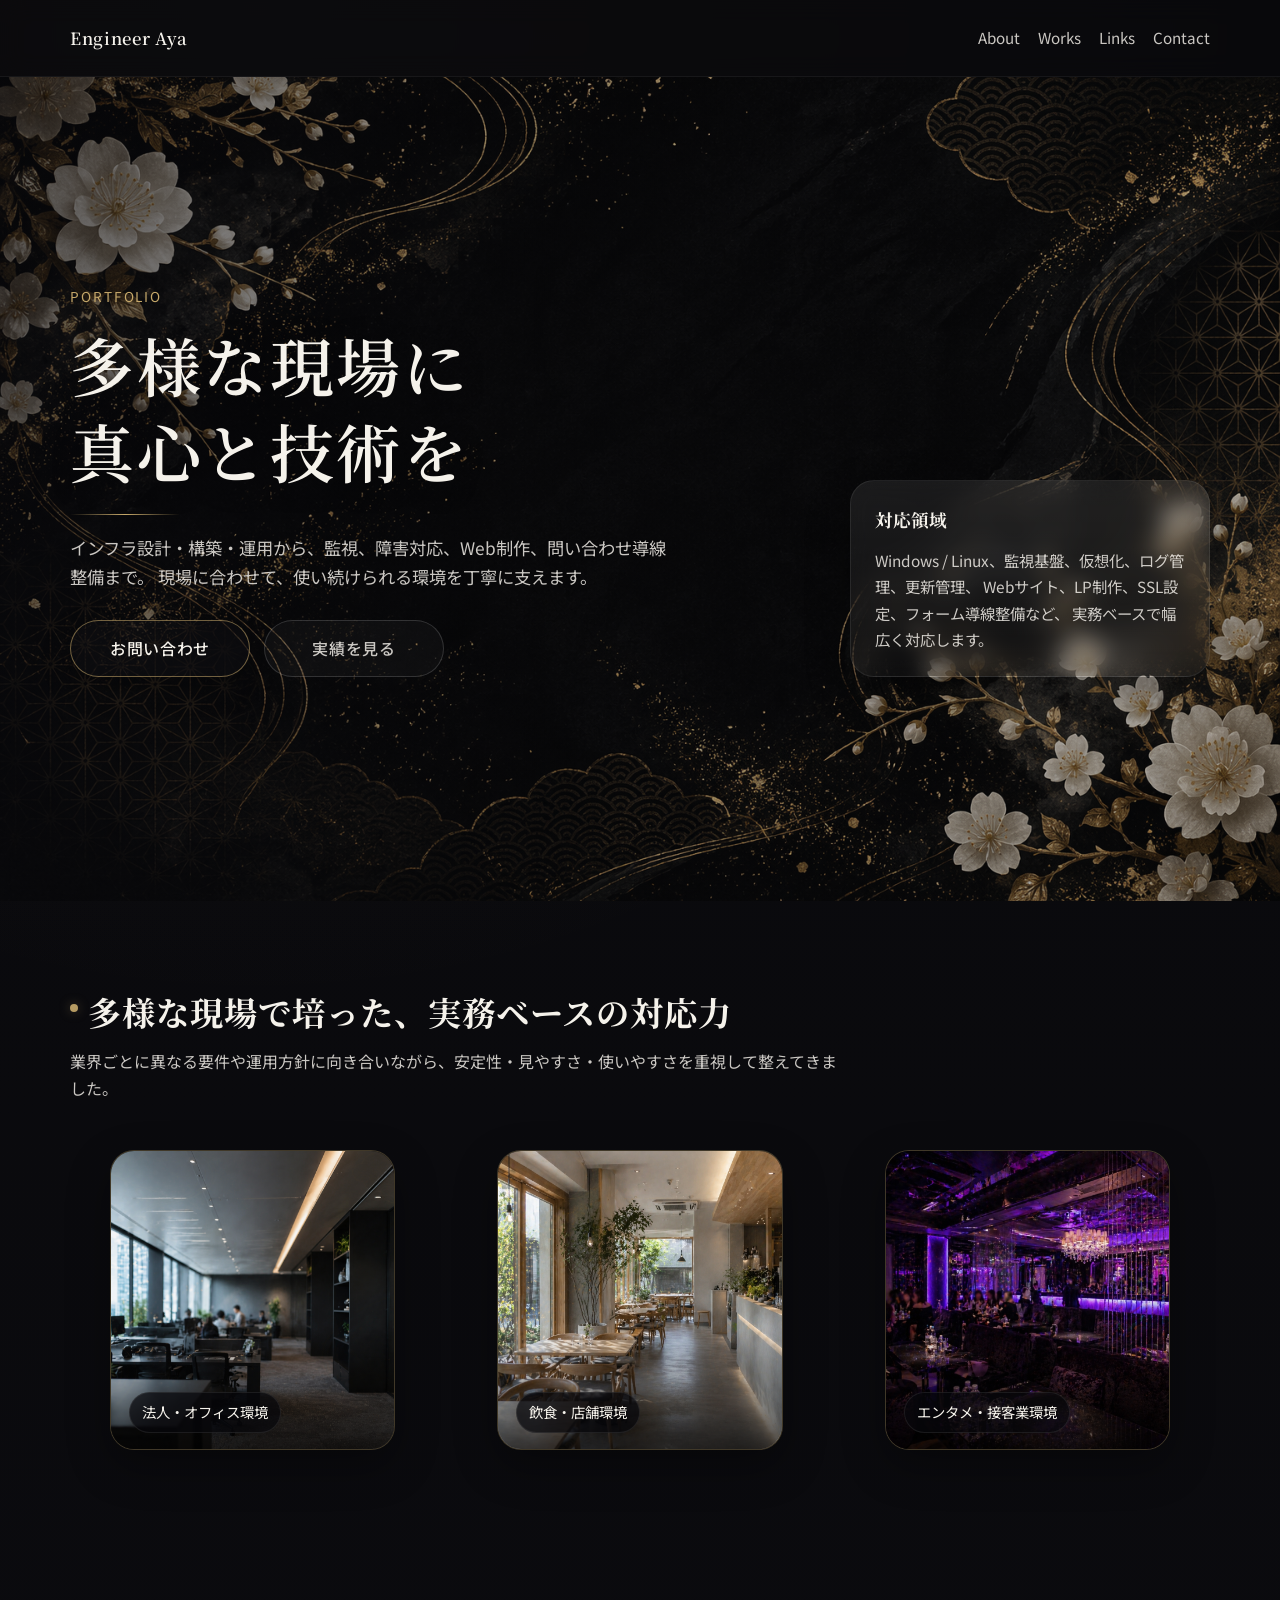
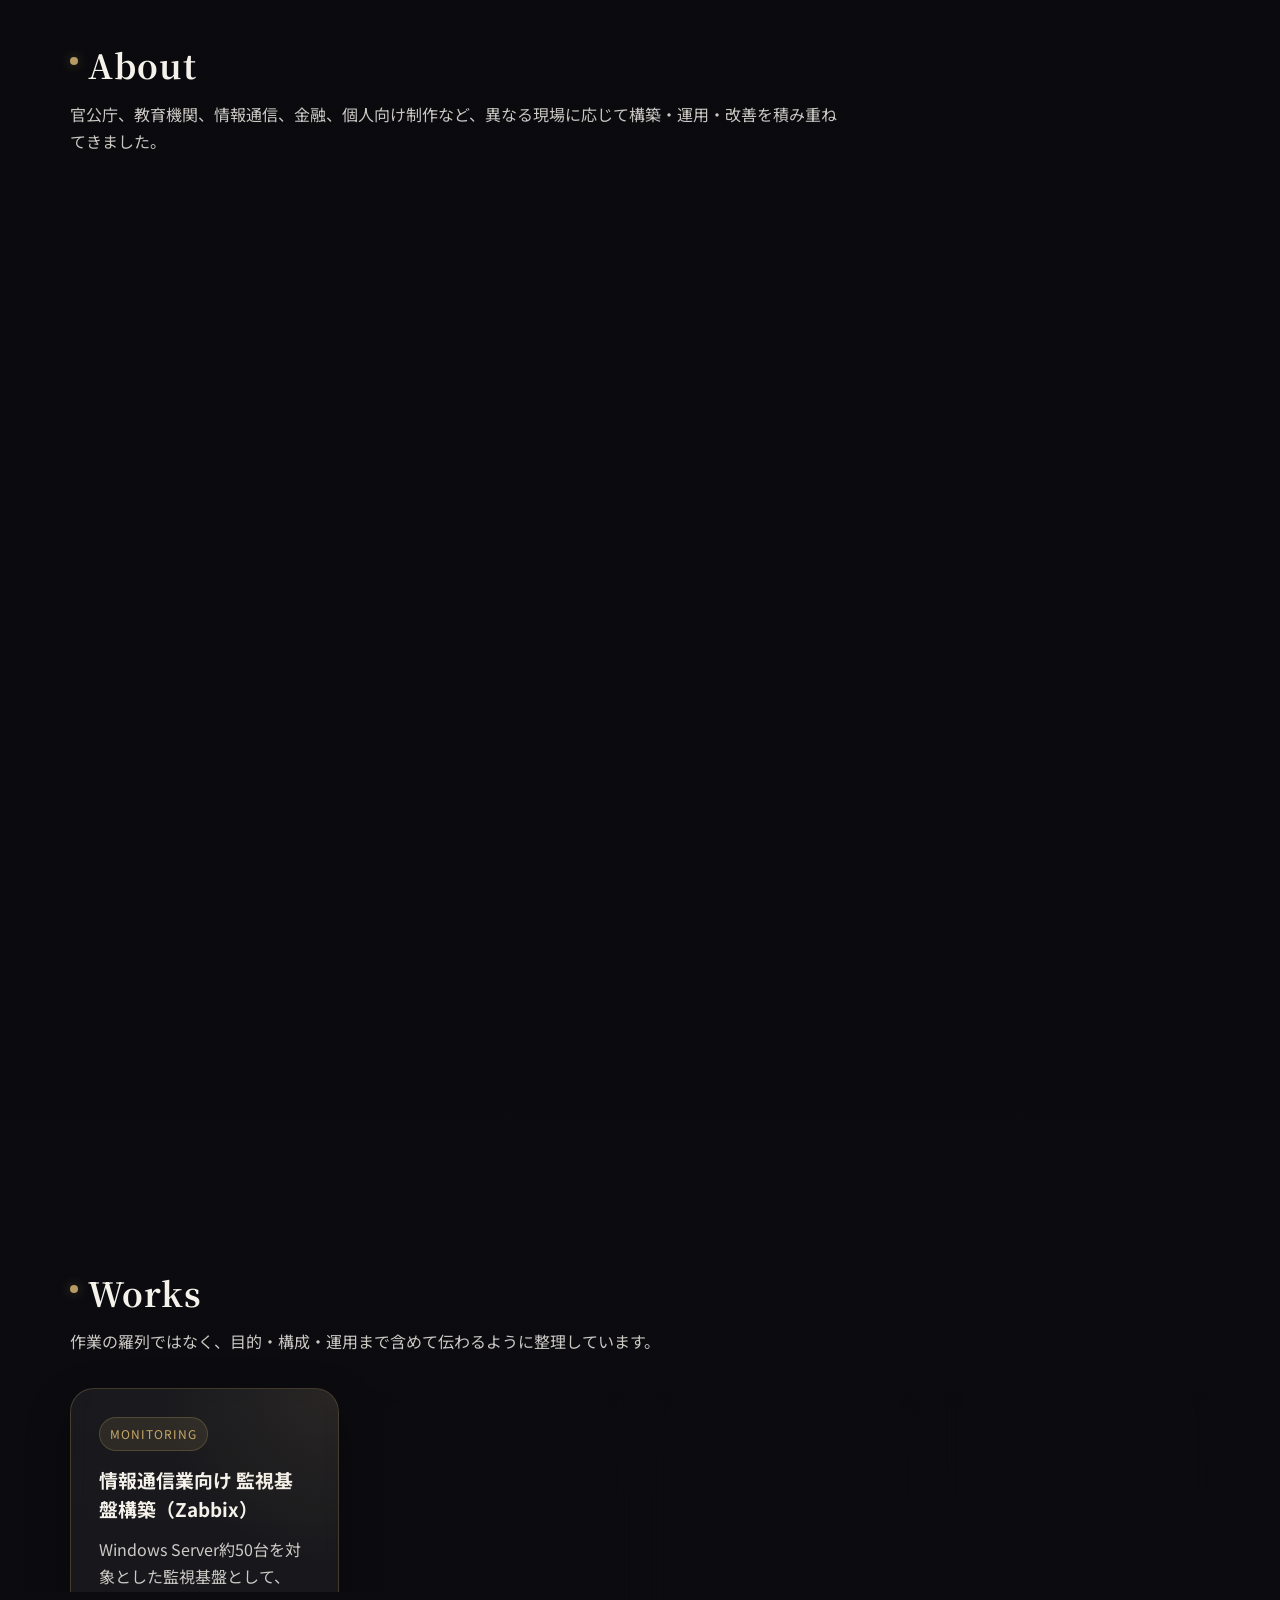
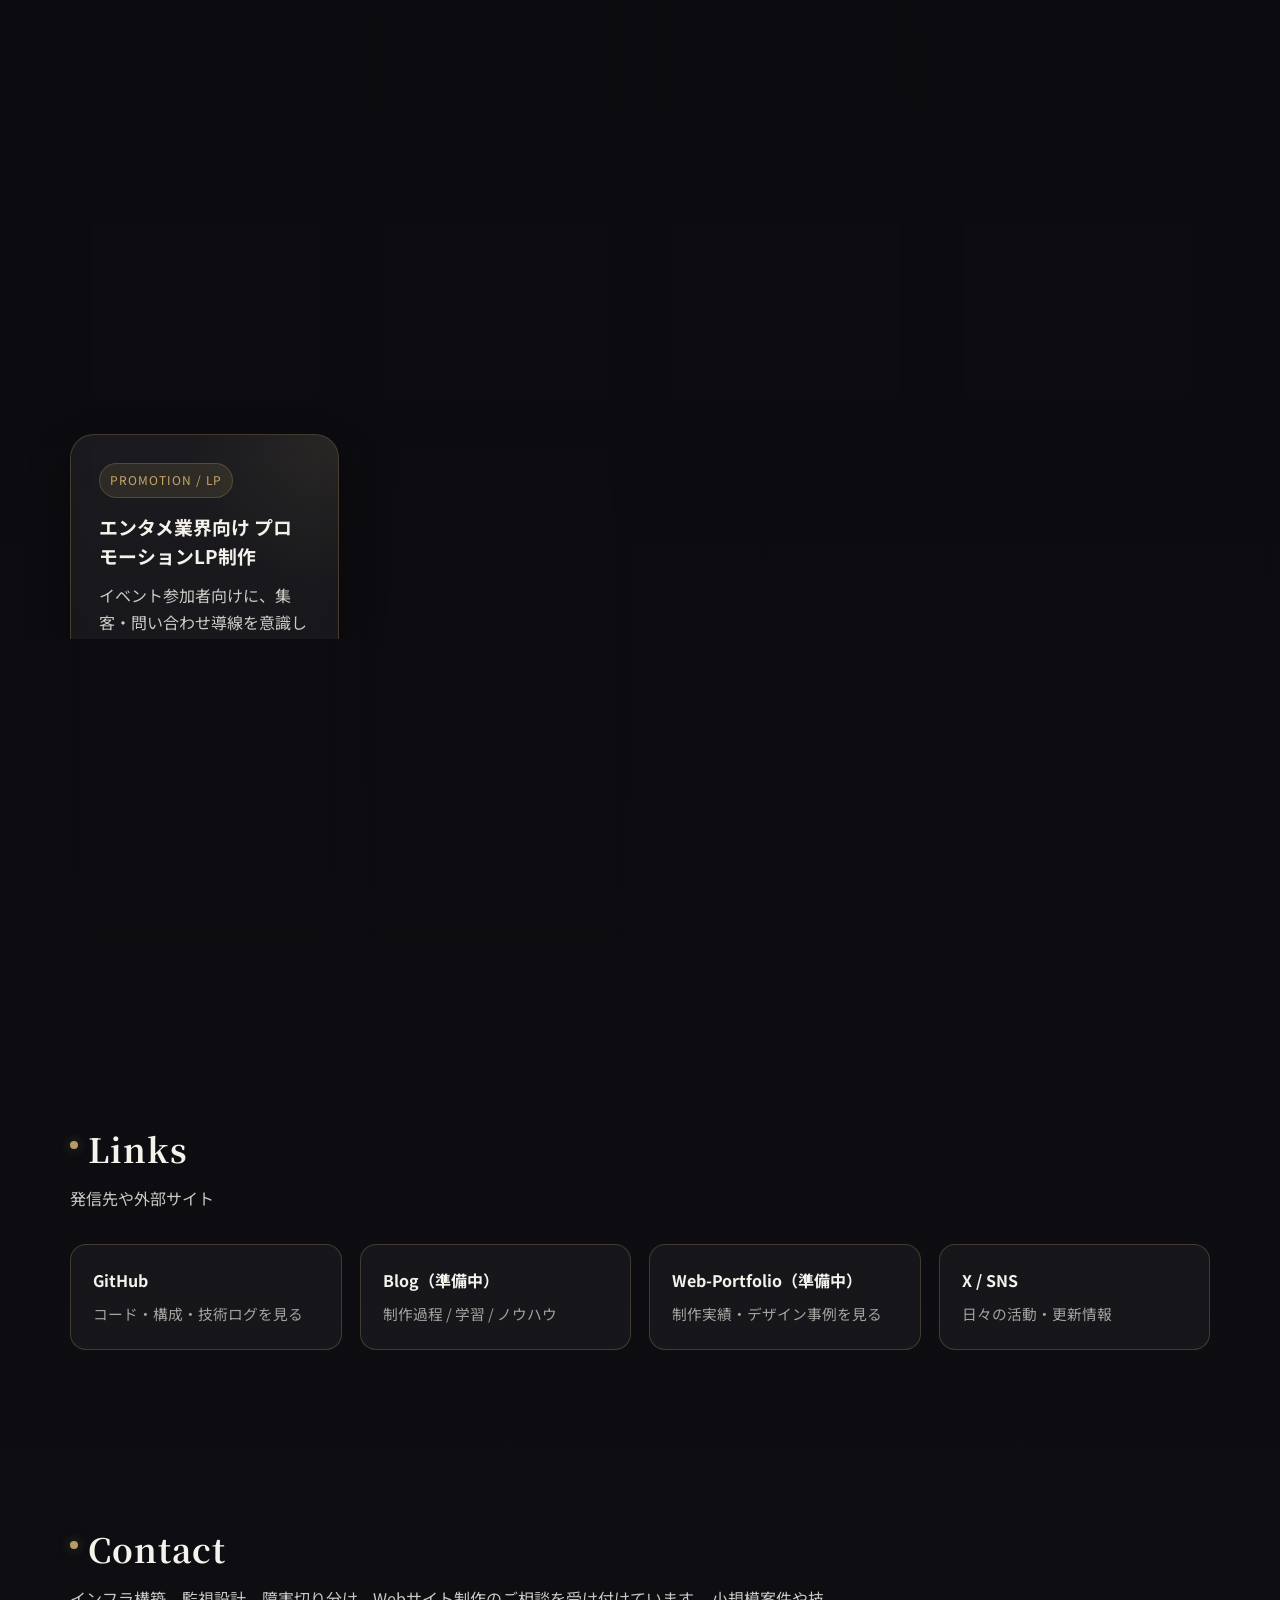
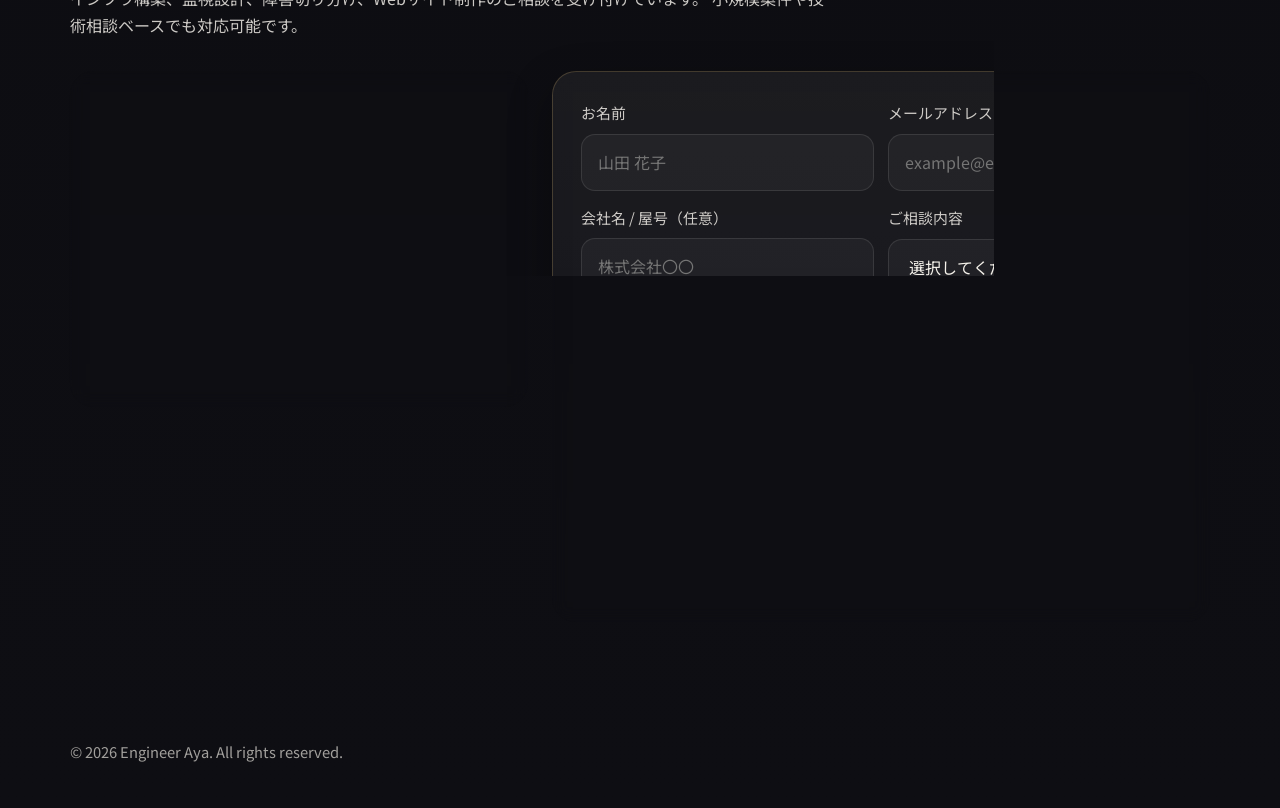
<file: index.html>
<!DOCTYPE html>
<html lang="ja">
<head>
  <meta charset="UTF-8" />
  <meta name="viewport" content="width=device-width, initial-scale=1.0" />
  <title>Engineer Aya | 多様な現場に、しなやかで強い技術を。</title>
  <meta name="description" content="インフラ設計・構築・運用からWeb制作まで。多様な現場に、しなやかで強い技術を提供するEngineer Ayaのポートフォリオ。" />
  <meta name="theme-color" content="#0b0b0f" />

  <link rel="preconnect" href="https://fonts.googleapis.com">
  <link rel="preconnect" href="https://fonts.gstatic.com" crossorigin>
  <link href="https://fonts.googleapis.com/css2?family=Noto+Sans+JP:wght@400;500;700&family=Noto+Serif+JP:wght@500;600;700&display=swap" rel="stylesheet">

  <style>
    :root {
      --bg: #0b0b0f;
      --bg-2: #131319;
      --panel: rgba(255,255,255,.06);
      --panel-2: rgba(255,255,255,.04);
      --line: rgba(198,168,106,.26);
      --line-strong: rgba(198,168,106,.52);
      --gold: #c6a86a;
      --text: #f5f2eb;
      --text-soft: rgba(245,242,235,.82);
      --muted: rgba(245,242,235,.64);
      --shadow: 0 16px 44px rgba(0,0,0,.32);
      --radius: 24px;
      --radius-sm: 16px;
      --content: 1140px;
      --hero-pad: 96px;
      --transition: .28s ease;
      --header-h: 76px;
    }

    * { box-sizing: border-box }
    html { scroll-behavior: smooth }
    body {
      margin: 0;
      font-family: "Noto Sans JP", system-ui, -apple-system, sans-serif;
      color: var(--text);
      background:
        radial-gradient(circle at 20% 0%, rgba(198,168,106,.05), transparent 18%),
        linear-gradient(180deg, #09090c 0%, #0e0e13 100%);
      line-height: 1.7;
      overflow-x: hidden;
    }

    img { max-width: 100%; display: block }
    a { color: inherit; text-decoration: none }
    button, input, textarea, select { font: inherit }

    .container {
      width: min(var(--content), calc(100% - 32px));
      margin-inline: auto;
    }

    /* ─── Header ─── */
    .site-header {
      position: sticky;
      top: 0;
      z-index: 50;
      backdrop-filter: blur(12px);
      background: rgba(9,9,12,.68);
      border-bottom: 1px solid rgba(255,255,255,.05);
    }
    .header-inner {
      min-height: var(--header-h);
      display: flex;
      align-items: center;
      justify-content: space-between;
      gap: 20px;
    }
    .brand {
      display: flex;
      flex-direction: column;
      gap: 2px;
      line-height: 1.2;
    }
    .brand strong {
      font-family: "Noto Serif JP", serif;
      font-size: 1.05rem;
      font-weight: 600;
      letter-spacing: .04em;
    }
    .brand span {
      color: var(--muted);
      font-size: .82rem;
      letter-spacing: .08em;
      text-transform: uppercase;
    }
    .nav {
      display: flex;
      align-items: center;
      gap: 18px;
      flex-wrap: wrap;
      justify-content: flex-end;
    }
    .nav a {
      color: var(--text-soft);
      font-size: .95rem;
      transition: color var(--transition);
    }
    .nav a:hover { color: var(--text) }

    /* ─── Hero ─── */
    .hero {
      position: relative;
      isolation: isolate;
      min-height: calc(100vh - var(--header-h));
      display: grid;
      align-items: center;
      padding: calc(var(--hero-pad) - 16px) 0 var(--hero-pad);
      background-image:
        linear-gradient(90deg, rgba(8,8,12,.62) 0%, rgba(8,8,12,.38) 42%, rgba(8,8,12,.28) 100%),
        url('/assets/images/backimage.png?v=4');
      background-size: cover;
      background-position: 58% center;
      background-repeat: no-repeat;
      overflow: hidden;
    }
    .hero-grid {
      position: relative;
      z-index: 1;
      display: grid;
      grid-template-columns: 1.1fr .9fr;
      gap: 40px;
      align-items: end;
    }

    /* ─── Hero typography ─── */
    .eyebrow {
      margin: 0 0 14px;
      color: var(--gold);
      font-size: .85rem;
      letter-spacing: .14em;
      text-transform: uppercase;
    }
    .hero-copy {
      margin: 0 0 18px;
      font-family: "Noto Serif JP", serif;
      font-size: clamp(2.2rem, 5vw, 4.6rem);
      line-height: 1.34;
      letter-spacing: .04em;
      font-weight: 600;
      text-wrap: balance;
      text-shadow: 0 4px 30px rgba(0,0,0,.28);
      animation: fadeUp .9s ease both;
    }
    .hero-copy::after {
      content: "";
      display: block;
      width: 110px;
      height: 1px;
      margin-top: 20px;
      background: linear-gradient(90deg, rgba(198,168,106,0), rgba(198,168,106,1), rgba(198,168,106,0));
    }
    .hero-sub {
      margin: 0 0 28px;
      max-width: 42rem;
      color: var(--text-soft);
      font-size: clamp(1rem, 1.4vw, 1.08rem);
      animation: fadeUp 1s ease both;
    }
    .hero-actions {
      display: flex;
      gap: 14px;
      flex-wrap: wrap;
      animation: fadeUp 1.1s ease both;
    }

    /* ─── Buttons ─── */
    .button {
      display: inline-flex;
      align-items: center;
      justify-content: center;
      min-width: 180px;
      padding: 14px 22px;
      border-radius: 999px;
      font-weight: 500;
      letter-spacing: .04em;
      transition: transform var(--transition), border-color var(--transition), background var(--transition), color var(--transition);
      cursor: pointer;
    }
    .button:hover { transform: translateY(-2px) }
    .button-primary {
      background: rgba(15,15,20,.48);
      border: 1px solid rgba(198,168,106,.55);
      box-shadow: 0 10px 30px rgba(0,0,0,.24);
      color: var(--text);
    }
    .button-secondary {
      border: 1px solid rgba(255,255,255,.15);
      color: var(--text-soft);
      background: rgba(255,255,255,.03);
    }

    /* ─── Hero card ─── */
    .hero-card {
      justify-self: end;
      width: min(360px, 100%);
      padding: 24px;
      border-radius: var(--radius);
      border: 1px solid rgba(255,255,255,.08);
      background: linear-gradient(180deg, rgba(255,255,255,.08), rgba(255,255,255,.03));
      backdrop-filter: blur(12px);
      box-shadow: var(--shadow);
      animation: fadeUp 1.15s ease both;
    }
    .hero-card h2 {
      margin: 0 0 12px;
      font-family: "Noto Serif JP", serif;
      font-size: 1.1rem;
    }
    .hero-card p {
      margin: 0;
      color: var(--text-soft);
      font-size: .96rem;
    }

    /* ─── Sections ─── */
    section { padding: 88px 0 }
    .section-head {
      display: flex;
      align-items: end;
      justify-content: space-between;
      gap: 24px;
      margin-bottom: 32px;
    }
    .section-title {
      margin: 0;
      font-family: "Noto Serif JP", serif;
      font-size: clamp(1.65rem, 2.6vw, 2.5rem);
      line-height: 1.4;
      letter-spacing: .03em;
      position: relative;
      padding-left: 18px;
    }
    .section-title::before {
      content: "";
      position: absolute;
      left: 0;
      top: .45em;
      width: 8px;
      height: 8px;
      border-radius: 999px;
      background: rgba(198,168,106,.92);
      box-shadow: 0 0 12px rgba(198,168,106,.35);
    }
    .section-lead {
      margin: 12px 0 0;
      color: var(--text-soft);
      max-width: 48rem;
    }

    /* ─── Industry grid ─── */
    .industry-grid {
      display: grid;
      grid-template-columns: repeat(3, 1fr);
      gap: 22px;
    }
    .image-card {
      position: relative;
      overflow: hidden;
      border-radius: var(--radius);
      background: #111;
      border: 1px solid var(--line);
      box-shadow: var(--shadow);
      min-height: 300px;
    }
    .image-card img {
      width: 100%;
      height: 100%;
      object-fit: cover;
      transition: transform .6s ease;
    }
    .image-card:hover img { transform: scale(1.04) }
    .image-card::after {
      content: "";
      position: absolute;
      inset: auto 0 0 0;
      height: 40%;
      background: linear-gradient(180deg, rgba(0,0,0,0), rgba(0,0,0,.72));
      pointer-events: none;
    }
    .image-card figcaption {
      position: absolute;
      left: 18px;
      bottom: 16px;
      z-index: 1;
      padding: 7px 12px;
      border-radius: 999px;
      font-size: .9rem;
      background: rgba(8,8,12,.72);
      border: 1px solid rgba(255,255,255,.08);
    }

    /* ─── About ─── */
    .about-main {
      display: grid;
      grid-template-columns: .82fr 1.18fr;
      gap: 24px;
      align-items: start;
    }
    .stack { display: grid; gap: 24px }

    /* ─── Cards ─── */
    .profile-card, .card {
      position: relative;
      padding: 28px;
      border: 1px solid var(--line);
      border-radius: var(--radius);
      background: linear-gradient(180deg, rgba(255,255,255,.06), rgba(255,255,255,.03));
      box-shadow: var(--shadow);
      backdrop-filter: blur(8px);
      overflow: hidden;
    }
    .profile-card::before, .card::before {
      content: "";
      position: absolute;
      inset: 0;
      background: radial-gradient(circle at top right, rgba(198,168,106,.09), transparent 26%);
      pointer-events: none;
    }
    .profile-photo {
      overflow: hidden;
      border-radius: calc(var(--radius) - 8px);
      border: 1px solid rgba(255,255,255,.06);
      margin-bottom: 18px;
      aspect-ratio: 4 / 5;
      background: #111;
    }
    .profile-photo img {
      width: 100%;
      height: 100%;
      object-fit: cover;
    }
    .mini {
      color: var(--gold);
      font-size: .82rem;
      letter-spacing: .12em;
      text-transform: uppercase;
      margin-bottom: 8px;
    }
    .profile-card h3, .skill-panel h3, .card h3 {
      margin: 0 0 10px;
      font-family: "Noto Serif JP", serif;
      font-size: 1.35rem;
    }
    .profile-card p, .card p {
      margin: 0;
      color: var(--text-soft);
    }
    .card__label {
      display: inline-block;
      margin-bottom: 14px;
      padding: 6px 10px;
      border-radius: 999px;
      background: rgba(198,168,106,.12);
      border: 1px solid rgba(198,168,106,.24);
      color: var(--gold);
      font-size: .75rem;
      letter-spacing: .08em;
      text-transform: uppercase;
    }

    /* ─── Skills ─── */
    .skill-panel h3 { margin-bottom: 12px }
    .card__lead {
      margin: 0 0 22px;
      color: var(--text-soft);
    }
    .skill-groups {
      display: grid;
      grid-template-columns: repeat(2, minmax(0, 1fr));
      gap: 22px 24px;
    }
    .skill-group {
      padding: 18px 18px 16px;
      border-radius: 18px;
      border: 1px solid rgba(255,255,255,.06);
      background: rgba(255,255,255,.025);
    }
    .skill-group h4 {
      margin: 0 0 14px;
      font-size: 1rem;
      font-weight: 700;
      color: var(--text);
    }
    .pill-list {
      display: flex;
      flex-wrap: wrap;
      gap: 10px;
    }
    .pill {
      padding: 8px 12px;
      border-radius: 999px;
      border: 1px solid rgba(198,168,106,.24);
      background: rgba(198,168,106,.08);
      color: var(--text-soft);
      font-size: .9rem;
      line-height: 1.3;
    }

    /* ─── Works ─── */
    .card-grid {
      display: grid;
      grid-template-columns: repeat(auto-fit, minmax(260px, 1fr));
      gap: 22px;
    }
    .work-card h3 {
      margin: 0 0 12px;
      font-size: 1.18rem;
      line-height: 1.55;
      font-family: "Noto Sans JP", sans-serif;
    }
    .work-card .card__lead { margin: 0 0 16px }
    .work-card ul {
      margin: 0;
      padding-left: 1.15em;
      color: var(--muted);
    }
    .work-card ul li + li { margin-top: 6px }
    .work-card:hover {
      transform: translateY(-4px);
      border-color: var(--line-strong);
      transition: transform var(--transition), border-color var(--transition);
    }

    /* ─── Links ─── */
    .links-grid {
      display: grid;
      grid-template-columns: repeat(auto-fit, minmax(220px, 1fr));
      gap: 18px;
    }
    .link-box {
      padding: 22px;
      border-radius: var(--radius-sm);
      border: 1px solid var(--line);
      background: var(--panel-2);
      transition: transform var(--transition), border-color var(--transition), background var(--transition);
    }
    .link-box:hover {
      transform: translateY(-3px);
      border-color: var(--line-strong);
      background: var(--panel);
    }
    .link-box strong {
      display: block;
      margin-bottom: 6px;
      font-size: 1rem;
    }
    .link-box span {
      color: var(--muted);
      font-size: .92rem;
    }

    /* ─── Contact ─── */
    .contact-grid {
      display: grid;
      grid-template-columns: .82fr 1.18fr;
      gap: 24px;
      align-items: start;
    }
    .contact-copy p {
      color: var(--text-soft);
      margin: 0 0 14px;
    }
    .contact-note {
      margin-top: 18px;
      padding: 18px;
      border-radius: var(--radius-sm);
      background: rgba(198,168,106,.08);
      border: 1px solid rgba(198,168,106,.18);
      color: var(--text-soft);
      font-size: .93rem;
    }

    /* ─── Form ─── */
    .form { display: grid; gap: 14px }
    .form-row {
      display: grid;
      grid-template-columns: 1fr 1fr;
      gap: 14px;
    }
    .field { display: grid; gap: 8px }
    .field label {
      font-size: .93rem;
      color: var(--text-soft);
    }
    .field input,
    .field select,
    .field textarea {
      width: 100%;
      padding: 14px 16px;
      border-radius: 14px;
      border: 1px solid rgba(255,255,255,.1);
      background: rgba(255,255,255,.04);
      color: var(--text);
      outline: none;
      transition: border-color var(--transition), background var(--transition);
    }
    .field input:focus,
    .field select:focus,
    .field textarea:focus {
      border-color: rgba(198,168,106,.52);
      background: rgba(255,255,255,.06);
    }
    /* Fix: select dropdown option background */
    .field select option {
      background: #1a1a22;
      color: var(--text);
    }
    .field textarea {
      min-height: 180px;
      resize: vertical;
    }
    .submit-wrap {
      display: flex;
      gap: 12px;
      flex-wrap: wrap;
      align-items: center;
    }
    .submit-wrap small { color: var(--muted) }

    /* ─── Footer ─── */
    .site-footer {
      padding: 28px 0 44px;
      color: var(--muted);
      font-size: .92rem;
    }

    /* ─── Animations ─── */
    [data-fade] {
      opacity: 0;
      transform: translateY(14px);
      transition: opacity .7s ease, transform .7s ease;
    }
    [data-fade].is-visible {
      opacity: 1;
      transform: translateY(0);
    }
    @keyframes fadeUp {
      from { opacity: 0; transform: translateY(16px) }
      to   { opacity: 1; transform: translateY(0) }
    }

    /* ─── Responsive ─── */
    @media (max-width: 960px) {
      .hero-grid, .about-main, .contact-grid {
        grid-template-columns: 1fr;
      }
      .hero-card { justify-self: start }
      .industry-grid, .skill-groups { grid-template-columns: 1fr }
      .section-head { display: block }
    }

    @media (max-width: 768px) {
      :root { --hero-pad: 72px }
      .nav { gap: 12px }
      .hero {
        background-image:
          linear-gradient(180deg, rgba(8,8,12,.7) 0%, rgba(8,8,12,.6) 45%, rgba(8,8,12,.72) 100%),
          url('/assets/images/backimage.mo.png?v=4');
        background-position: center top;
      }
      .hero-copy { font-size: clamp(2rem, 8vw, 3rem) }
      .form-row { grid-template-columns: 1fr }
      .profile-card, .card { padding: 22px }
    }
  </style>
</head>
<body>

  <header class="site-header">
    <div class="container header-inner">
      <a href="#top" class="brand">
        <strong>Engineer Aya</strong>
      </a>
      <nav class="nav" aria-label="サイト内ナビゲーション">
        <a href="#about">About</a>
        <a href="#works">Works</a>
        <a href="#links">Links</a>
        <a href="#contact">Contact</a>
      </nav>
    </div>
  </header>
  
  <main id="top">

    <!-- Hero -->
    <section class="hero">
      <div class="container hero-grid">
        <div>
          <p class="eyebrow">Portfolio</p>
          <h1 class="hero-copy">多様な現場に<br>真心と技術を</h1>
          <p class="hero-sub">
            インフラ設計・構築・運用から、監視、障害対応、Web制作、問い合わせ導線整備まで。
            現場に合わせて、使い続けられる環境を丁寧に支えます。
          </p>
          <div class="hero-actions">
            <a class="button button-primary" href="#contact">お問い合わせ</a>
            <a class="button button-secondary" href="#works">実績を見る</a>
          </div>
        </div>

        <aside class="hero-card">
          <h2>対応領域</h2>
          <p>
            Windows / Linux、監視基盤、仮想化、ログ管理、更新管理、
            Webサイト、LP制作、SSL設定、フォーム導線整備など、
            実務ベースで幅広く対応します。
          </p>
        </aside>
      </div>
    </section>

    <!-- Industries -->
    <section id="industries">
      <div class="container">
        <div class="section-head" data-fade>
          <div>
            <h2 class="section-title">多様な現場で培った、実務ベースの対応力</h2>
            <p class="section-lead">
              業界ごとに異なる要件や運用方針に向き合いながら、安定性・見やすさ・使いやすさを重視して整えてきました。
            </p>
          </div>
        </div>
        <div class="industry-grid">
          <figure class="image-card" data-fade>
            <img src="assets/images/image2.png" alt="モダンで洗練されたオフィス空間">
            <figcaption>法人・オフィス環境</figcaption>
          </figure>
          <figure class="image-card" data-fade>
            <img src="assets/images/image1.png" alt="明るくモダンな飲食店の空間">
            <figcaption>飲食・店舗環境</figcaption>
          </figure>
          <figure class="image-card" data-fade>
            <img src="assets/images/imag3.png" alt="紫を基調としたラウンジ空間">
            <figcaption>エンタメ・接客業環境</figcaption>
          </figure>
        </div>
      </div>
    </section>

    <!-- About -->
    <section id="about">
      <div class="container">
        <div class="section-head" data-fade>
          <div>
            <h2 class="section-title">About</h2>
            <p class="section-lead">
              官公庁、教育機関、情報通信、金融、個人向け制作など、異なる現場に応じて構築・運用・改善を積み重ねてきました。
            </p>
          </div>
        </div>

        <div class="about-main">
          <div class="stack">
            <article class="profile-card" data-fade>
              <div class="profile-photo">
                <img src="assets/images/photo1.jpg" alt="Engineer Ayaのプロフィール写真">
              </div>
            </article>
            <article class="card" data-fade>
              <span class="card__label">Profile</span>
              <h3>Engineer Aya</h3>
              <p>
                インフラ実務を軸に、安定運用・監視・障害対応・Web制作まで一貫して支える、実務寄りのエンジニアです。
              </p>
            </article>
          </div>

          <article class="card skill-panel" data-fade>
            <span class="card__label">Skills</span>
            <h3>対応できる技術領域</h3>
            <p class="card__lead">
              Windows・Linux混在環境における構築・運用を軸に、監視、ログ管理、更新管理、仮想基盤、証明書運用、障害切り分け、
              さらに営業用ランディングページや問い合わせ導線整備まで、実務で必要になる領域を横断して対応しています。
            </p>
            <div class="skill-groups">
              <section class="skill-group">
                <h4>インフラ基盤</h4>
                <div class="pill-list">
                  <span class="pill">Linux</span>
                  <span class="pill">RHEL 9</span>
                  <span class="pill">Ubuntu Server</span>
                  <span class="pill">AlmaLinux 9</span>
                  <span class="pill">Windows Server 2019 / 2022</span>
                  <span class="pill">VMware ESXi</span>
                  <span class="pill">Proxmox VE</span>
                </div>
              </section>
              <section class="skill-group">
                <h4>ネットワーク / ディレクトリ</h4>
                <div class="pill-list">
                  <span class="pill">DNS</span>
                  <span class="pill">DHCP</span>
                  <span class="pill">Active Directory</span>
                  <span class="pill">GPO</span>
                  <span class="pill">WSUS</span>
                  <span class="pill">FSRM</span>
                </div>
              </section>
              <section class="skill-group">
                <h4>監視 / 運用 / セキュリティ</h4>
                <div class="pill-list">
                  <span class="pill">Zabbix</span>
                  <span class="pill">Syslog</span>
                  <span class="pill">Rsyslog</span>
                  <span class="pill">logrotate</span>
                  <span class="pill">HTTPS</span>
                  <span class="pill">TLS</span>
                  <span class="pill">証明書管理</span>
                  <span class="pill">障害切り分け</span>
                </div>
              </section>
              <section class="skill-group">
                <h4>Webデザイン / 開発</h4>
                <div class="pill-list">
                  <span class="pill">HTML</span>
                  <span class="pill">CSS</span>
                  <span class="pill">JavaScript</span>
                  <span class="pill">WordPress</span>
                  <span class="pill">Apache</span>
                  <span class="pill">MySQL</span>
                  <span class="pill">MariaDB</span>
                  <span class="pill">Git</span>
                  <span class="pill">GitHub</span>
                  <span class="pill">LP制作</span>
                  <span class="pill">Webデザイン</span>
                  <span class="pill">レスポンシブ対応</span>
                  <span class="pill">フォーム実装</span>
                  <span class="pill">SSL設定</span>
                </div>
              </section>
            </div>
          </article>
        </div>
      </div>
    </section>

    <!-- Works -->
    <section id="works">
      <div class="container">
        <div class="section-head" data-fade>
          <div>
            <h2 class="section-title">Works</h2>
            <p class="section-lead">
              作業の羅列ではなく、目的・構成・運用まで含めて伝わるように整理しています。
            </p>
          </div>
        </div>
        <div class="card-grid">
          <article class="card work-card" data-fade>
            <span class="card__label">Monitoring</span>
            <h3>情報通信業向け 監視基盤構築（Zabbix）</h3>
            <p class="card__lead">
              Windows Server約50台を対象とした監視基盤として、Linux上にZabbix Serverを新規構築。
              監視対象の可視化、障害検知の迅速化、通知運用の整備まで含めて対応しました。
            </p>
            <ul>
              <li>Linuxサーバ設計・構築</li>
              <li>Zabbix / DB / Webフロントエンド導入</li>
              <li>監視テンプレート設計・適用</li>
              <li>メール通知・障害検知ルール設定</li>
              <li>疎通確認および動作検証</li>
            </ul>
          </article>

          <article class="card work-card" data-fade>
            <span class="card__label">Web / Education</span>
            <h3>教育機関向け LAMP＋WordPress構築</h3>
            <p class="card__lead">
              学生・教職員向け情報発信とコンテンツ管理を目的に、LAMP環境上でWordPressサイトを構築。
              公開後の運用も見据えて、基本設定と権限まわりを整備しました。
            </p>
            <ul>
              <li>LAMP環境構築</li>
              <li>WordPress導入・初期設定</li>
              <li>権限・運用まわりの整備</li>
              <li>基本動作確認と公開対応</li>
            </ul>
          </article>

          <article class="card work-card" data-fade>
            <span class="card__label">Log / Security</span>
            <h3>官公庁向け Syslog統合管理＋WSUS構築</h3>
            <p class="card__lead">
              セキュリティログの長期保管とWindows更新統制を目的に、ログ統合基盤とWSUS環境を構築。
              保守性と運用継続性を意識して整備しました。
            </p>
            <ul>
              <li>Rsyslog / logrotate設定</li>
              <li>長期保管運用の整備</li>
              <li>WSUS構築</li>
              <li>GPOによる配布設計</li>
            </ul>
          </article>

          <article class="card work-card" data-fade>
            <span class="card__label">Cloud / Finance</span>
            <h3>金融系 IaaS移行支援</h3>
            <p class="card__lead">
              老朽化したサーバ資産のIaaS移行に伴い、構築パラメータ整理、試験項目設計、設定確認などを支援。
              安全性と見落とし防止を意識した進行で対応しています。
            </p>
            <ul>
              <li>OS / ミドルウェア設定整理</li>
              <li>試験シート作成</li>
              <li>ファイアウォール・ポート確認</li>
              <li>運用観点のレビュー</li>
            </ul>
          </article>

          <article class="card work-card" data-fade>
            <span class="card__label">Promotion / LP</span>
            <h3>エンタメ業界向け プロモーションLP制作</h3>
            <p class="card__lead">
              イベント参加者向けに、集客・問い合わせ導線を意識したランディングページを制作。
              スマホ最適化、SSL設定、フォーム導線整備まで一括対応しました。
            </p>
            <ul>
              <li>LPデザイン制作</li>
              <li>レスポンシブ対応</li>
              <li>SSL設定</li>
              <li>フォーム実装</li>
              <li>公開対応</li>
            </ul>
          </article>

          <article class="card work-card" data-fade>
            <span class="card__label">Operations</span>
            <h3>小規模案件向け 技術導線整備</h3>
            <p class="card__lead">
              個人・小規模事業者向けに、問い合わせ導線、公開設定、見た目の調整、実務で困らない最小構成の整備を支援。
              技術と営業のあいだを埋める設計を得意としています。
            </p>
            <ul>
              <li>問い合わせ導線整備</li>
              <li>公開設定サポート</li>
              <li>表示崩れ・軽微修正</li>
              <li>小規模サイト改善</li>
            </ul>
          </article>
        </div>
      </div>
    </section>

    <!-- Links -->
    <section id="links">
      <div class="container">
        <div class="section-head" data-fade>
          <div>
            <h2 class="section-title">Links</h2>
            <p class="section-lead">発信先や外部サイト</p>
          </div>
        </div>
        <div class="links-grid">
          <a class="link-box" data-fade href="https://github.com/aya-technical-security" target="_blank" rel="noopener noreferrer">
            <strong>GitHub</strong>
            <span>コード・構成・技術ログを見る</span>
          </a>
          <a class="link-box" data-fade href="公開予定" aria-disabled="true">
            <strong>Blog（準備中）</strong>
            <span>制作過程 / 学習 / ノウハウ</span>
          </a>
          <a class="link-box" data-fade href="公開予定" target="_blank" rel="noopener noreferrer">
            <strong>Web-Portfolio（準備中）</strong>
            <span>制作実績・デザイン事例を見る</span>
          </a>
          <a class="link-box" data-fade href="https://x.com/v1xen314" target="_blank" rel="noopener noreferrer">
            <strong>X / SNS</strong>
            <span>日々の活動・更新情報</span>
          </a>
        </div>
      </div>
    </section>

    <!-- Contact -->
    <section id="contact">
      <div class="container">
        <div class="section-head" data-fade>
          <div>
            <h2 class="section-title">Contact</h2>
            <p class="section-lead">
              インフラ構築、監視設計、障害切り分け、Webサイト制作のご相談を受け付けています。
              小規模案件や技術相談ベースでも対応可能です。
            </p>
          </div>
        </div>

        <div class="contact-grid">
          <article class="card contact-copy" data-fade>
            <span class="card__label">Inquiry</span>
            <p>まずは概要だけでも大丈夫です。目的、困っていること、希望納期などをわかる範囲でお送りください。</p>
            <p>お問い合わせ内容は <strong>aya.engineer@outlook.jp</strong> 宛に届くよう設定しています。</p>
            <div class="contact-note">
              可能な限り迅速に対応いたします。
          <br>案件後はLINE、電話番号を共有する場合があります。
            </div>
          </article>

          <article class="card" data-fade>
            <form class="form" action="https://formsubmit.co/aya.engineer@outlook.jp" method="POST">
              <input type="hidden" name="_subject" value="Engineer Aya ポートフォリオからのお問い合わせ">
              <input type="hidden" name="_captcha" value="true">
              <input type="hidden" name="_template" value="table">
              <input type="hidden" name="_next" value="https://engineer-aya.com/">
              <input type="text" name="_honey" style="display:none">

              <div class="form-row">
                <div class="field">
                  <label for="name">お名前</label>
                  <input id="name" name="name" type="text" required placeholder="山田 花子">
                </div>
                <div class="field">
                  <label for="email">メールアドレス</label>
                  <input id="email" name="email" type="email" required placeholder="example@example.com">
                </div>
              </div>

              <div class="form-row">
                <div class="field">
                  <label for="company">会社名 / 屋号（任意）</label>
                  <input id="company" name="company" type="text" placeholder="株式会社〇〇">
                </div>
                <div class="field">
                  <label for="type">ご相談内容</label>
                  <select id="type" name="type" required>
                    <option value="">選択してください</option>
                    <option>インフラ構築</option>
                    <option>監視・運用</option>
                    <option>障害切り分け</option>
                    <option>Web制作 / LP制作</option>
                    <option>その他</option>
                  </select>
                </div>
              </div>

              <div class="field">
                <label for="message">本文</label>
                <textarea id="message" name="message" required placeholder="ご相談内容、目的、現在の状況、希望納期などをご記入ください。"></textarea>
              </div>

              <div class="submit-wrap">
                <button class="button button-primary" type="submit">送信する</button>
              </div>
            </form>
          </article>
        </div>
      </div>
    </section>

  </main>

  <footer class="site-footer">
    <div class="container">
      © <span id="year"></span> Engineer Aya. All rights reserved.
    </div>
  </footer>

  <script>
    document.getElementById('year').textContent = new Date().getFullYear();

    const observer = new IntersectionObserver((entries) => {
      entries.forEach((entry) => {
        if (entry.isIntersecting) {
          entry.target.classList.add('is-visible');
        }
      });
    }, { threshold: 0.14 });

    document.querySelectorAll('[data-fade]').forEach(el => observer.observe(el));
  </script>

</body>
</html>
</file>
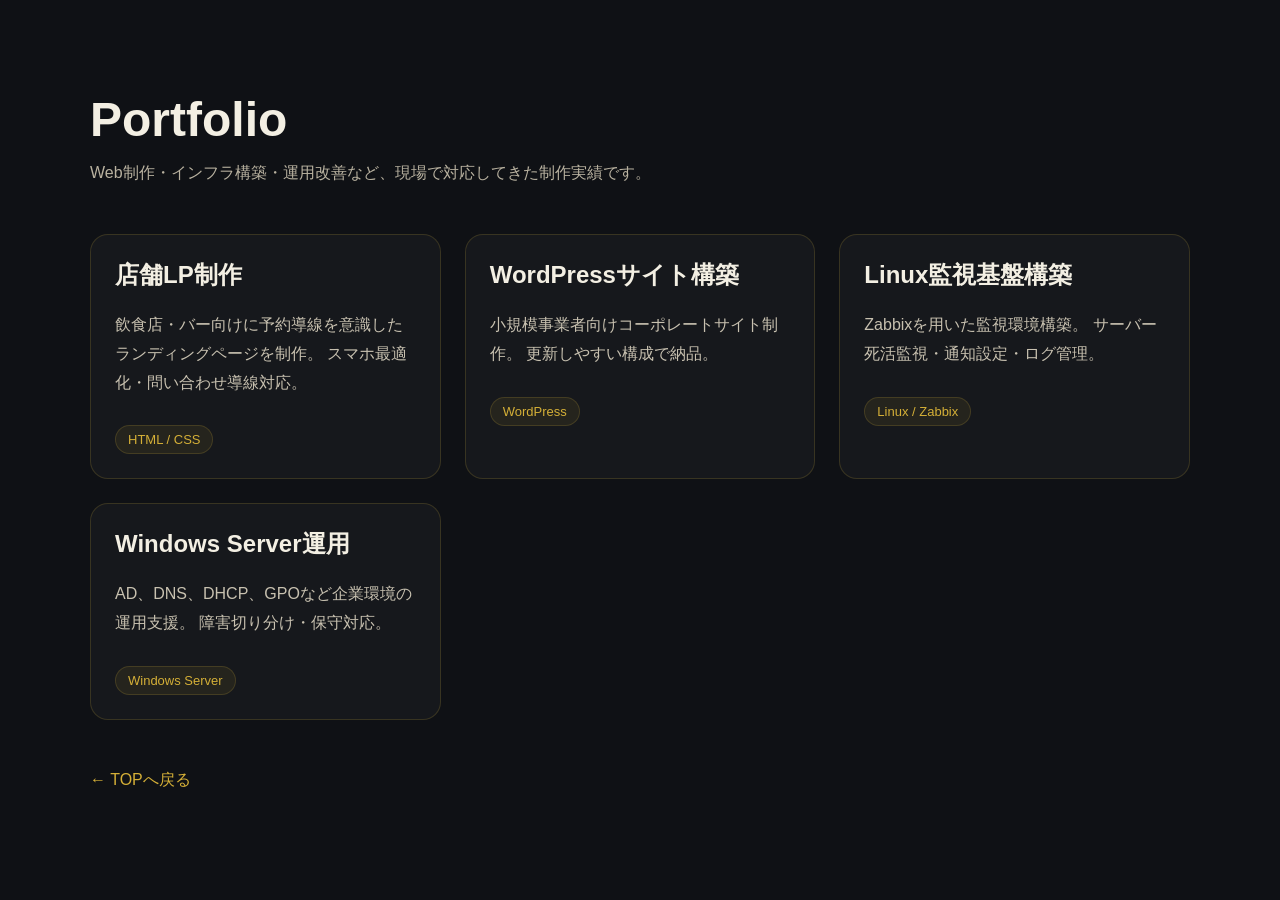
<file: portfolio/index.html>
<!DOCTYPE html>
<html lang="ja">
<head>
<meta charset="UTF-8">
<meta name="viewport" content="width=device-width,initial-scale=1.0">
<title>Portfolio | Engineer Aya</title>

<style>
body{
  margin:0;
  background:#0f1115;
  color:#f3efe3;
  font-family:"Yu Gothic","Hiragino Sans",sans-serif;
}

.wrap{
  max-width:1100px;
  margin:auto;
  padding:60px 24px;
}

h1{
  font-size:48px;
  margin-bottom:10px;
}

.sub{
  color:#b9b2a0;
  margin-bottom:50px;
}

.grid{
  display:grid;
  grid-template-columns:repeat(auto-fit,minmax(280px,1fr));
  gap:24px;
}

.card{
  background:rgba(255,255,255,.03);
  border:1px solid rgba(212,175,55,.18);
  border-radius:18px;
  padding:24px;
  transition:.25s;
}

.card:hover{
  transform:translateY(-4px);
  border-color:rgba(212,175,55,.45);
}

.card h2{
  margin-top:0;
  font-size:24px;
}

.card p{
  color:#c8c1b0;
  line-height:1.8;
}

.tag{
  display:inline-block;
  margin-top:12px;
  padding:6px 12px;
  border-radius:30px;
  font-size:13px;
  background:rgba(212,175,55,.08);
  border:1px solid rgba(212,175,55,.18);
  color:#d4af37;
}

.back{
  margin-top:50px;
}

a{
  color:#d4af37;
  text-decoration:none;
}
</style>
</head>

<body>

<div class="wrap">

<h1>Portfolio</h1>
<p class="sub">
Web制作・インフラ構築・運用改善など、現場で対応してきた制作実績です。
</p>

<div class="grid">

<div class="card">
<h2>店舗LP制作</h2>
<p>
飲食店・バー向けに予約導線を意識したランディングページを制作。
スマホ最適化・問い合わせ導線対応。
</p>
<span class="tag">HTML / CSS</span>
</div>

<div class="card">
<h2>WordPressサイト構築</h2>
<p>
小規模事業者向けコーポレートサイト制作。
更新しやすい構成で納品。
</p>
<span class="tag">WordPress</span>
</div>

<div class="card">
<h2>Linux監視基盤構築</h2>
<p>
Zabbixを用いた監視環境構築。
サーバー死活監視・通知設定・ログ管理。
</p>
<span class="tag">Linux / Zabbix</span>
</div>

<div class="card">
<h2>Windows Server運用</h2>
<p>
AD、DNS、DHCP、GPOなど企業環境の運用支援。
障害切り分け・保守対応。
</p>
<span class="tag">Windows Server</span>
</div>

</div>

<p class="back">
<a href="/">← TOPへ戻る</a>
</p>

</div>

</body>
</html>
</file>
